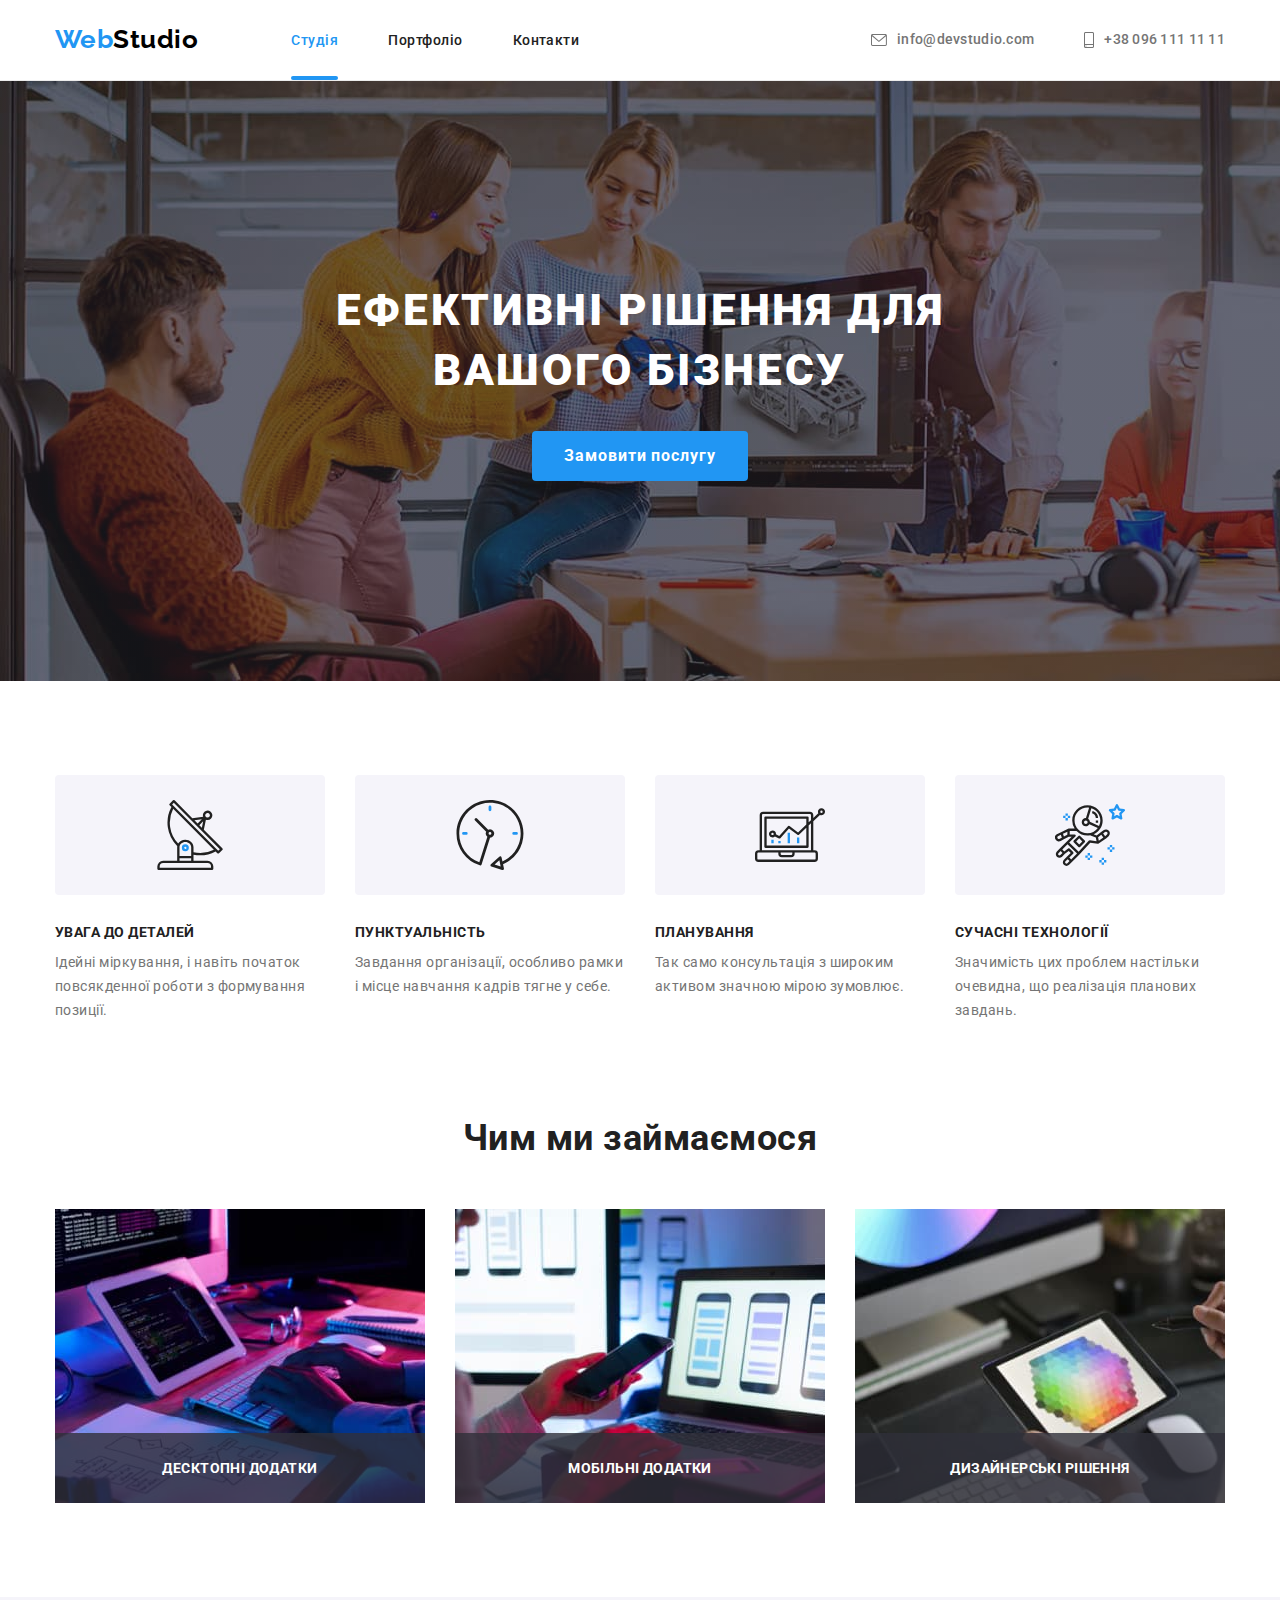
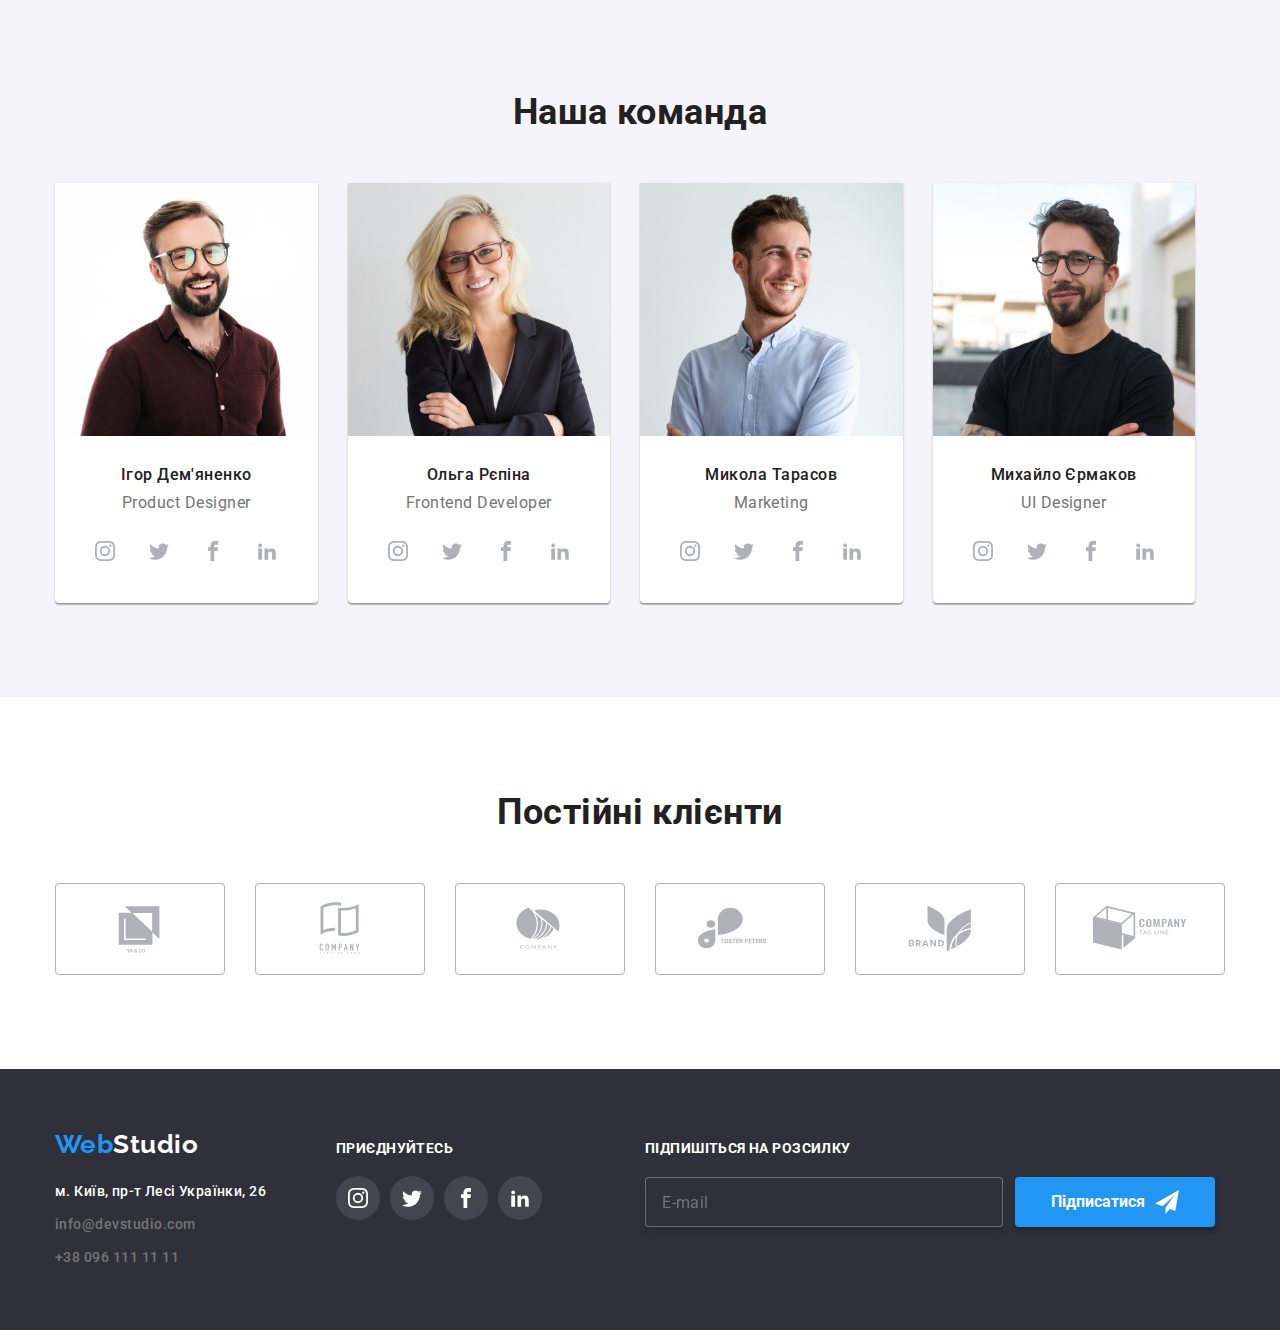
<file: index.html>
<!DOCTYPE html>
<html lang="uk">
  <head>
    <meta charset="UTF-8" />
    <meta http-equiv="X-UA-Compatible" content="IE=edge" />
    <meta name="viewport" content="width=device-width, initial-scale=1.0" />
    <title>Document</title>
    <link
      rel="stylesheet"
      href="https://cdnjs.cloudflare.com/ajax/libs/modern-normalize/1.1.0/modern-normalize.min.css"
    />
    <link rel="stylesheet" href="./css/main.min.css" />
    <link rel="preconnect" href="https://fonts.googleapis.com" />
    <link rel="preconnect" href="https://fonts.gstatic.com" crossorigin />
    <link
      href="https://fonts.googleapis.com/css2?family=Raleway:wght@700&family=Roboto:wght@400;500;700;900&display=swap"
      rel="stylesheet"
    />
  </head>
  <body>
    <!--Шапка сайту-->
    <header class="header">
      <div class="header__nav container">
        <nav class="main-nav">
          <a href="./index.html" class="header__logo">
            <span class="header__web">Web</span>Studio</a
          >
          <ul class="site-nav">
            <li class="site-nav__item">
              <a
                href="./index.html"
                class="header__link header__link--active link"
                >Студія</a
              >
            </li>
            <li class="site-nav__item">
              <a href="./portfolio.html" class="link">Портфоліо</a>
            </li>
            <li class="site-nav__item">
              <a href="./" class="link">Контакти</a>
            </li>
          </ul>
        </nav>
        <ul class="header-contacts">
          <li class="header-contacts__item">
            <a href="mailto:" class="link header-contacts__link">
              <svg class="contact-icon" width="16px" height="12px">
                <use href="./images/symbol-defs.svg#icon-mail"></use>
              </svg>
              info@devstudio.com
            </a>
          </li>
          <li class="header-contacts__item">
            <a href="tel:" class="header-contacts__link link">
              <svg class="contact-icon" width="10px" height="16px">
                <use href="./images/symbol-defs.svg#icon-phone"></use>
              </svg>
              +38 096 111 11 11
            </a>
          </li>
        </ul>
      </div>
    </header>
    <main>
      <!--Hero-->
      <section class="hero-title hero-background">
        <div class="container">
          <h1 class="title-decisions">Ефективні рішення для вашого бізнесу</h1>
          <button type="button" class="button-order" data-modal-open>
            Замовити послугу
          </button>
        </div>
      </section>
      <!--Переваги-->
      <section class="section">
        <div class="container">
          <h2 hidden>Наші переваги</h2>
          <ul class="benefits">
            <li class="benefits__item">
              <div class="benefits__icons">
                <svg width="70px" height="70px">
                  <use href="./images/symbol-defs.svg#icon-antenna"></use>
                </svg>
              </div>
              <h3 class="benefits__title">УВАГА ДО ДЕТАЛЕЙ</h3>
              <p class="benefits__subtitle">
                Ідейні міркування, і навіть початок повсякденної роботи з
                формування позиції.
              </p>
            </li>
            <li class="benefits__item">
              <div class="benefits__icons">
                <svg width="70px" height="70px">
                  <use href="./images/symbol-defs.svg#icon-clock"></use>
                </svg>
              </div>
              <h3 class="benefits__title">ПУНКТУАЛЬНІСТЬ</h3>
              <p class="benefits__subtitle">
                Завдання організації, особливо рамки і місце навчання кадрів
                тягне у себе.
              </p>
            </li>
            <li class="benefits__item">
              <div class="benefits__icons">
                <svg width="70px" height="70px">
                  <use href="./images/symbol-defs.svg#icon-diagram"></use>
                </svg>
              </div>
              <h3 class="benefits__title">ПЛАНУВАННЯ</h3>
              <p class="benefits__subtitle">
                Так само консультація з широким активом значною мірою зумовлює.
              </p>
            </li>
            <li class="benefits__item">
              <div class="benefits__icons">
                <svg width="70px" height="70px">
                  <use href="./images/symbol-defs.svg#icon-astronaut"></use>
                </svg>
              </div>
              <h3 class="benefits__title">СУЧАСНІ ТЕХНОЛОГІЇ</h3>
              <p class="benefits__subtitle">
                Значимість цих проблем настільки очевидна, що реалізація
                планових завдань.
              </p>
            </li>
          </ul>
        </div>
      </section>
      <!--Чим ми займаємось-->
      <section class="activities section">
        <div class="container">
          <h2 class="activities__title">Чим ми займаємося</h2>
          <ul class="activities__list">
            <li class="activities__item">
              <img src="./images/box1.jpg" alt="Людина тицяє по клавіатурі" />
              <p class="activities__subtitle">Десктопні додатки</p>
            </li>
            <li class="activities__item">
              <img src="./images/box2.jpg" alt="Людина тицяє в телефоні" />
              <p class="activities__subtitle">Мобільні додатки</p>
            </li>
            <li class="activities__item">
              <img src="./images/box3.jpg" alt="Людина тицяє в планшеті" />
              <p class="activities__subtitle">Дизайнерські рішення</p>
            </li>
          </ul>
        </div>
      </section>
      <!--Наша команда-->
      <section class="our-team section">
        <div class="container">
          <h2 class="our-team__title">Наша команда</h2>
          <ul class="our-team__list">
            <li class="our-team__item">
              <img src="./images/demianenko.jpg" alt="Ігор" width="270" />
              <div class="our-team__container">
                <h3 class="our-team__name">Ігор Дем'яненко</h3>
                <p lang="en" class="our-team__profession">Product Designer</p>
                <ul class="our-team__socials">
                  <li class="our-team__socitems">
                    <a href class="our-team__soclinks">
                      <svg class="our-team__icons" width="20px" height="20px">
                        <use
                          href="./images/symbol-defs.svg#icon-instagram"
                        ></use>
                      </svg>
                    </a>
                  </li>
                  <li class="our-team__socitems">
                    <a href class="our-team__soclinks">
                      <svg class="our-team__icons" width="20px" height="20px">
                        <use href="./images/symbol-defs.svg#icon-twitter"></use>
                      </svg>
                    </a>
                  </li>
                  <li class="our-team__socitems">
                    <a href class="our-team__soclinks">
                      <svg class="our-team__icons" width="20px" height="20px">
                        <use
                          href="./images/symbol-defs.svg#icon-facebook"
                        ></use>
                      </svg>
                    </a>
                  </li>
                  <li class="our-team__socitems">
                    <a href class="our-team__soclinks">
                      <svg class="our-team__icons" width="20px" height="20px">
                        <use
                          href="./images/symbol-defs.svg#icon-linkedin"
                        ></use>
                      </svg>
                    </a>
                  </li>
                </ul>
              </div>
            </li>
            <li class="our-team__item">
              <img src="./images/repina.jpg" alt="Ольга" width="270" />
              <div class="our-team__container">
                <h3 class="our-team__name">Ольга Рєпіна</h3>
                <p lang="en" class="our-team__profession">Frontend Developer</p>
                <ul class="our-team__socials">
                  <li class="our-team__socitems">
                    <a href class="our-team__soclinks">
                      <svg class="our-team__icons" width="20px" height="20px">
                        <use
                          href="./images/symbol-defs.svg#icon-instagram"
                        ></use>
                      </svg>
                    </a>
                  </li>
                  <li class="our-team__socitems">
                    <a href class="our-team__soclinks">
                      <svg class="our-team__icons" width="20px" height="20px">
                        <use href="./images/symbol-defs.svg#icon-twitter"></use>
                      </svg>
                    </a>
                  </li>
                  <li class="our-team__socitems">
                    <a href class="our-team__soclinks">
                      <svg class="our-team__icons" width="20px" height="20px">
                        <use
                          href="./images/symbol-defs.svg#icon-facebook"
                        ></use>
                      </svg>
                    </a>
                  </li>
                  <li class="our-team__socitems">
                    <a href class="our-team__soclinks">
                      <svg class="our-team__icons" width="20px" height="20px">
                        <use
                          href="./images/symbol-defs.svg#icon-linkedin"
                        ></use>
                      </svg>
                    </a>
                  </li>
                </ul>
              </div>
            </li>
            <li class="our-team__item">
              <img src="./images/tarasov.jpg" alt="Микола" width="270" />
              <div class="our-team__container">
                <h3 class="our-team__name">Микола Тарасов</h3>
                <p lang="en" class="our-team__profession">Marketing</p>
                <ul class="our-team__socials">
                  <li class="our-team__socitems">
                    <a href class="our-team__soclinks">
                      <svg class="our-team__icons" width="20px" height="20px">
                        <use
                          href="./images/symbol-defs.svg#icon-instagram"
                        ></use>
                      </svg>
                    </a>
                  </li>
                  <li class="our-team__socitems">
                    <a href class="our-team__soclinks">
                      <svg class="our-team__icons" width="20px" height="20px">
                        <use href="./images/symbol-defs.svg#icon-twitter"></use>
                      </svg>
                    </a>
                  </li>
                  <li class="our-team__socitems">
                    <a href class="our-team__soclinks">
                      <svg class="our-team__icons" width="20px" height="20px">
                        <use
                          href="./images/symbol-defs.svg#icon-facebook"
                        ></use>
                      </svg>
                    </a>
                  </li>
                  <li class="our-team__socitems">
                    <a href class="our-team__soclinks">
                      <svg class="our-team__icons" width="20px" height="20px">
                        <use
                          href="./images/symbol-defs.svg#icon-linkedin"
                        ></use>
                      </svg>
                    </a>
                  </li>
                </ul>
              </div>
            </li>
            <li class="our-team__item">
              <img src="./images/ermakov.jpg" alt="Михайло" width="270" />
              <div class="our-team__container">
                <h3 class="our-team__name">Михайло Єрмаков</h3>
                <p lang="en" class="our-team__profession">UI Designer</p>
                <ul class="our-team__socials">
                  <li class="our-team__socitems">
                    <a href class="our-team__soclinks">
                      <svg class="our-team__icons" width="20px" height="20px">
                        <use
                          href="./images/symbol-defs.svg#icon-instagram"
                        ></use>
                      </svg>
                    </a>
                  </li>
                  <li class="our-team__socitems">
                    <a href class="our-team__soclinks">
                      <svg class="our-team__icons" width="20px" height="20px">
                        <use href="./images/symbol-defs.svg#icon-twitter"></use>
                      </svg>
                    </a>
                  </li>
                  <li class="our-team__socitems">
                    <a href class="our-team__soclinks">
                      <svg class="our-team__icons" width="20px" height="20px">
                        <use
                          href="./images/symbol-defs.svg#icon-facebook"
                        ></use>
                      </svg>
                    </a>
                  </li>
                  <li class="our-team__socitems">
                    <a href class="our-team__soclinks">
                      <svg class="our-team__icons" width="20px" height="20px">
                        <use
                          href="./images/symbol-defs.svg#icon-linkedin"
                        ></use>
                      </svg>
                    </a>
                  </li>
                </ul>
              </div>
            </li>
          </ul>
        </div>
      </section>
      <!--Постоянные клиенты-->
      <section class="clients">
        <div class="container">
          <h2 class="clients__title">Постійні клієнти</h2>
          <ul class="clients__list">
            <li class="clients__item">
              <a href class="clients__link">
                <svg class="clients__icon" width="106px" height="60px">
                  <use href="./images/clients.svg#icon-client1"></use>
                </svg>
              </a>
            </li>
            <li class="clients__item">
              <a href class="clients__link">
                <svg class="clients__icon" width="106px" height="60px">
                  <use href="./images/clients.svg#icon-client2"></use>
                </svg>
              </a>
            </li>
            <li class="clients__item">
              <a href class="clients__link">
                <svg class="clients__icon" width="106px" height="60px">
                  <use href="./images/clients.svg#icon-client3"></use>
                </svg>
              </a>
            </li>
            <li class="clients__item">
              <a href class="clients__link">
                <svg class="clients__icon" width="106px" height="60px">
                  <use href="./images/clients.svg#icon-client4"></use>
                </svg>
              </a>
            </li>
            <li class="clients__item">
              <a href class="clients__link">
                <svg class="clients__icon" width="106px" height="60px">
                  <use href="./images/clients.svg#icon-client5"></use>
                </svg>
              </a>
            </li>
            <li class="clients__item">
              <a href class="clients__link">
                <svg class="clients__icon" width="106px" height="60px">
                  <use href="./images/clients.svg#icon-client6"></use>
                </svg>
              </a>
            </li>
          </ul>
        </div>
      </section>
    </main>
    <!--FOOTER-->
    <footer class="footer">
      <div class="footer-container container">
        <div>
          <a href="./index.html" class="footer__logo">
            <span class="footer__web">Web</span
            ><span class="footer__studio">Studio</span></a
          >
          <ul class="footer-contacts">
            <li class="footer-contacts__item">
              <a
                href="https://goo.gl/maps/8LcowiJGbP3ugfM79"
                target="_blank"
                rel="noopener noreferrer nofollow"
                class="footer__adress link"
                >м. Київ, пр-т Лесі Українки, 26</a
              >
            </li>
            <li class="footer-contacts__item">
              <a href="mailto:" class="footer__communications link"
                >info@devstudio.com</a
              >
            </li>
            <li class="footer-contacts__item">
              <a href="tel:" class="footer__communications link"
                >+38 096 111 11 11</a
              >
            </li>
          </ul>
        </div>
        <div class="join">
          <p class="join__title">приєднуйтесь</p>
          <ul class="join__list">
            <li class="join__item">
              <a href class="join__socials">
                <svg class="join__icon" width="20px" height="20px">
                  <use href="./images/symbol-defs.svg#icon-instagram"></use>
                </svg>
              </a>
            </li>
            <li class="join__item">
              <a href class="join__socials">
                <svg class="join__icon" width="20px" height="20px">
                  <use href="./images/symbol-defs.svg#icon-twitter"></use>
                </svg>
              </a>
            </li>
            <li class="join__item">
              <a href class="join__socials">
                <svg class="join__icon" width="20px" height="20px">
                  <use href="./images/symbol-defs.svg#icon-facebook"></use>
                </svg>
              </a>
            </li>
            <li class="join__item">
              <a href class="join__socials">
                <svg class="join__icon" width="20px" height="20px">
                  <use href="./images/symbol-defs.svg#icon-linkedin"></use>
                </svg>
              </a>
            </li>
          </ul>
        </div>
        <div class="follow">
          <p class="follow__title">Підпишіться на розсилку</p>
          <form class="follow__form" action="#">
            <input
              class="follow__field"
              type="email"
              name="foolow-email"
              placeholder="E-mail"
            />
            <button type="submit" class="follow-btn">
              <span class="follow-btn__text">Підписатися</span>
              <svg class="follow-btn__icon" width="24px" height="24px">
                <use href="./images/symbol-defs.svg#icon-subcribe"></use>
              </svg>
            </button>
          </form>
        </div>
      </div>
    </footer>
    <div class="backdrop is-hidden" data-modal>
      <div class="modal">
        <div class="modal-active">
          <p class="modal-title">Залиште свої дані, ми вам передзвонимо</p>
          <form class="form">
            <div class="form-input">
              <label class="form-input-lable">
                Ім'я
                <input
                  class="form-input-lable-area"
                  type="text"
                  name="user-name"
                  required
                />
                <svg class="form-input-lable-svg" width="18px" height="18px">
                  <use href="./images/symbol-defs.svg#icon-person"></use>
                </svg>
              </label>
            </div>
            <div class="form-input">
              <label class="form-input-lable">
                Телефон
                <input
                  class="form-input-lable-area"
                  type="tel"
                  name="user-phone"
                  required
                />
                <svg class="form-input-lable-svg" width="18px" height="18px">
                  <use href="./images/symbol-defs.svg#icon-phone-input"></use>
                </svg>
              </label>
            </div>
            <div class="form-input">
              <label class="form-input-lable">
                Пошта
                <input
                  class="form-input-lable-area"
                  type="email"
                  name="user-email"
                  required
                />
                <svg class="form-input-lable-svg" width="18px" height="18px">
                  <use href="./images/symbol-defs.svg#icon-email-input"></use>
                </svg>
              </label>
            </div>
            <div class="form-text">
              <label class="form-input-lable" for="idcomment">Коментар</label>
              <textarea
                class="form-text-input"
                name="user-comment"
                id="idcomment"
                placeholder="Введіть текст"
              ></textarea>
            </div>
            <label class="form-checkbox-lable" for="idcheckbox">
              <input
                type="checkbox"
                id="idcheckbox"
                name="user-polisy"
                class="checkbox-check"
              />
              <svg class="accept-icon-svg" width="16px" height="15px">
                <use href="./images/symbol-defs.svg#icon-check"></use>
              </svg>
              <span class="accept-text">Погоджуюся з розсилкою та приймаю</span>
              <a href class="form-checkbox-link">Умови договору</a>
            </label>
            <button type="submit" class="send-btn">Відправити</button>
          </form>
        </div>
        <button type="button" class="close-button" data-modal-close>
          <svg class="close-button-icon" width="18px" height="18px">
            <use href="./images/symbol-defs.svg#icon-close-button"></use>
          </svg>
        </button>
      </div>
    </div>
    <script src="./js/modal.js"></script>
  </body>
</html>
</file>
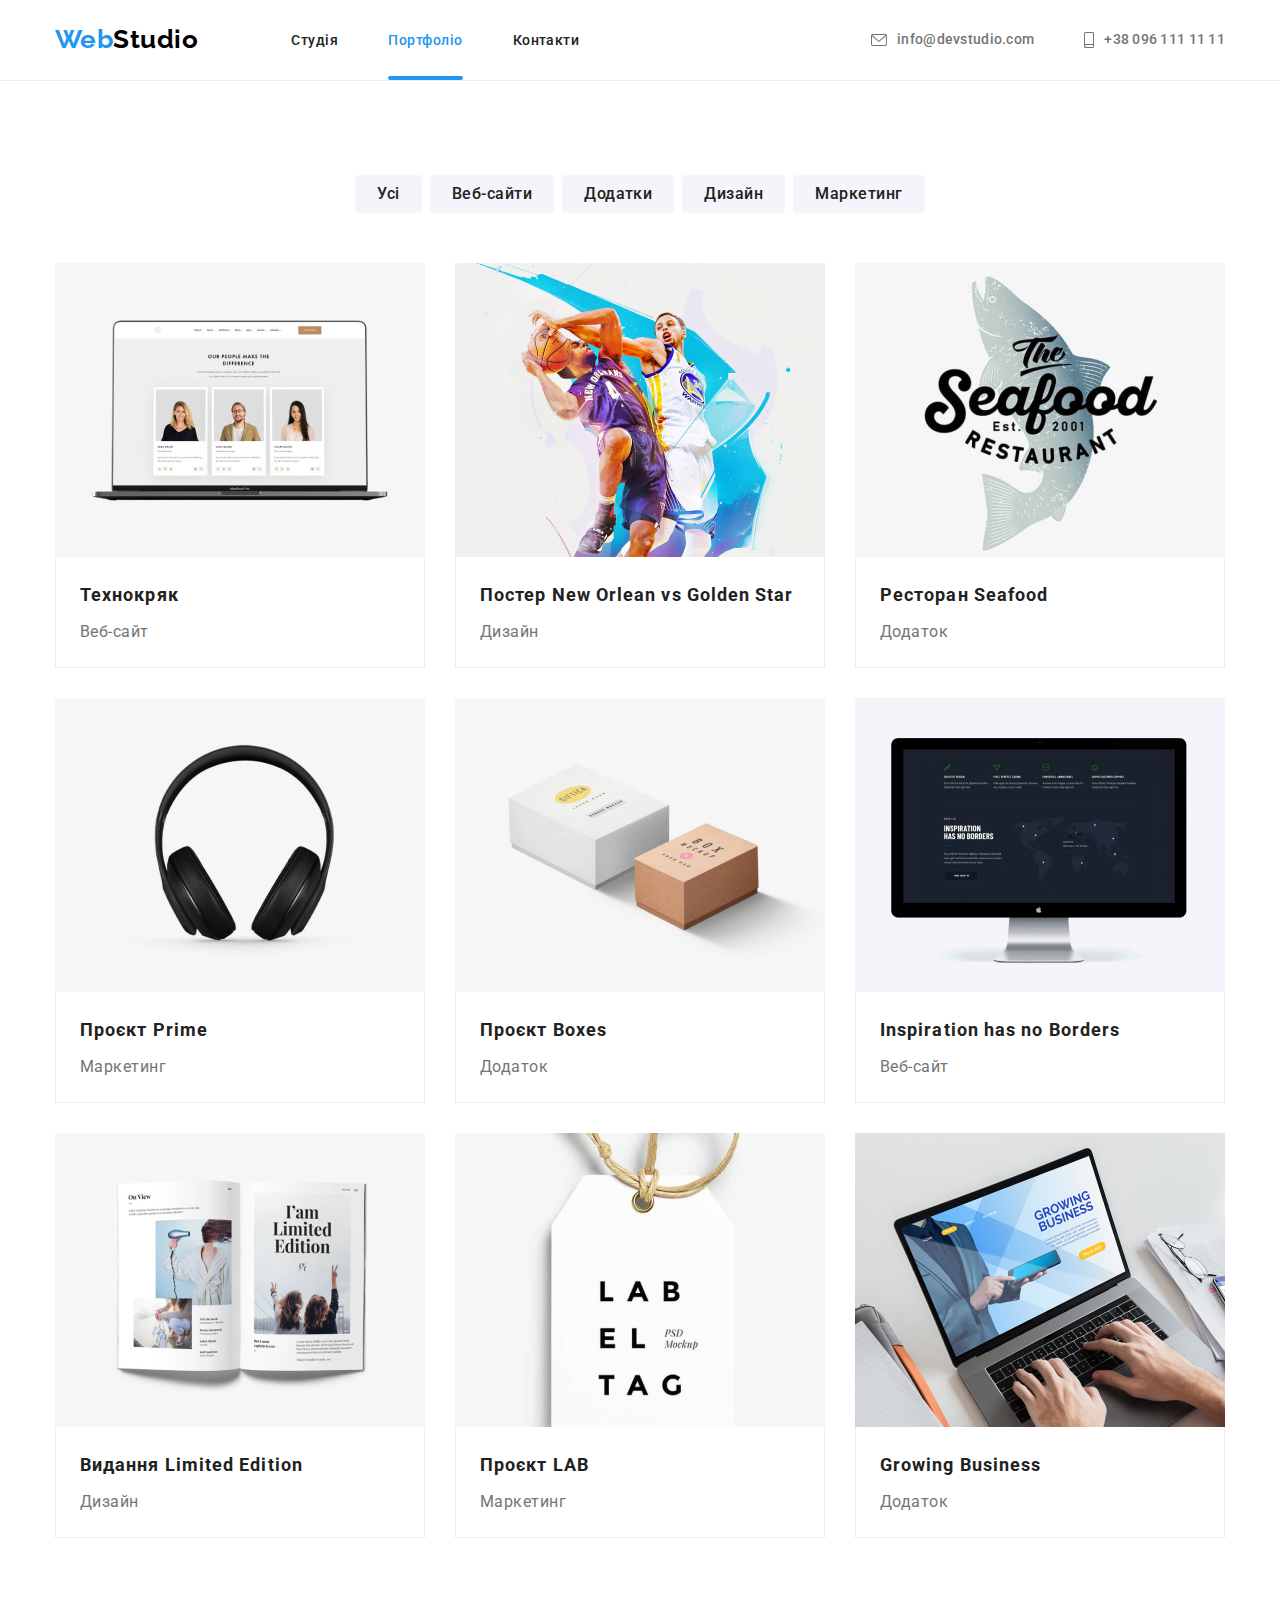
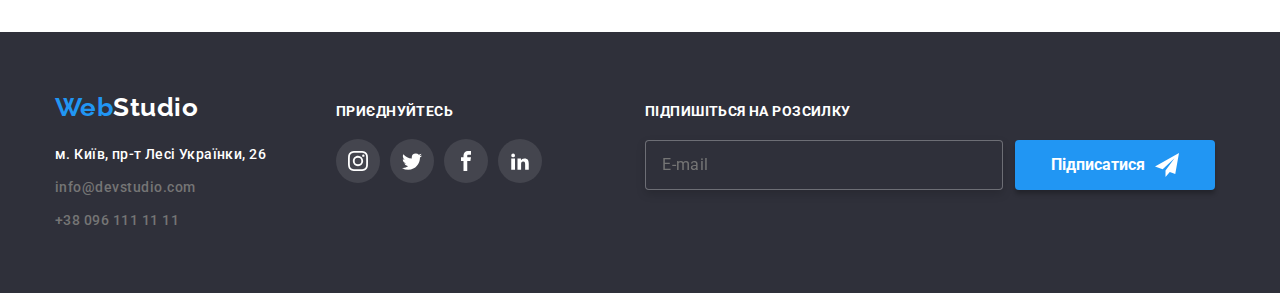
<file: portfolio.html>
<!DOCTYPE html>
<html lang="uk">
  <head>
    <meta charset="UTF-8" />
    <meta http-equiv="X-UA-Compatible" content="IE=edge" />
    <meta name="viewport" content="width=device-width, initial-scale=1.0" />
    <title>Document</title>
    <link
      rel="stylesheet"
      href="https://cdnjs.cloudflare.com/ajax/libs/modern-normalize/1.1.0/modern-normalize.min.css"
    />
    <link rel="stylesheet" href="./css/main.min.css" />
    <link rel="preconnect" href="https://fonts.googleapis.com" />
    <link rel="preconnect" href="https://fonts.gstatic.com" crossorigin />
    <link
      href="https://fonts.googleapis.com/css2?family=Raleway:wght@700&family=Roboto:wght@400;500;700;900&display=swap"
      rel="stylesheet"
    />
  </head>
  <body>
    <!--Шапка сайту-->
    <header class="header">
      <div class="header__nav container">
        <nav class="main-nav">
          <a href="./index.html" class="header__logo">
            <span class="header__web">Web</span>Studio</a
          >
          <ul class="site-nav">
            <li class="site-nav__item">
              <a href="./index.html" class="link">Студія</a>
            </li>
            <li class="site-nav__item">
              <a
                href="./portfolio.html"
                class="header__link header__link--active link"
                >Портфоліо</a
              >
            </li>
            <li class="site-nav__item">
              <a href="./" class="link">Контакти</a>
            </li>
          </ul>
        </nav>
        <ul class="header-contacts">
          <li class="header-contacts__item">
            <a href="mailto:" class="link header-contacts__link">
              <svg class="contact-icon" width="16px" height="12px">
                <use href="./images/symbol-defs.svg#icon-mail"></use>
              </svg>
              info@devstudio.com
            </a>
          </li>
          <li class="header-contacts__item">
            <a href="tel:" class="header-contacts__link link">
              <svg class="contact-icon" width="10px" height="16px">
                <use href="./images/symbol-defs.svg#icon-phone"></use>
              </svg>
              +38 096 111 11 11
            </a>
          </li>
        </ul>
      </div>
    </header>
    <main>
      <!--Портфоліо-->
      <section>
        <div class="container">
          <h1 hidden>Заголовок</h1>
          <ul class="categories">
            <li>
              <button class="categories__btn" type="button">Усі</button>
            </li>
            <li>
              <button class="categories__btn" type="button">Веб-сайти</button>
            </li>
            <li>
              <button class="categories__btn" type="button">Додатки</button>
            </li>
            <li>
              <button class="categories__btn" type="button">Дизайн</button>
            </li>
            <li>
              <button class="categories__btn" type="button">Маркетинг</button>
            </li>
          </ul>
          <ul class="portfolio">
            <li>
              <a href class="portfolio__card">
                <div class="portfolio__image">
                  <img
                    src="./images/technokryak.jpg"
                    alt="Технокряк"
                    width="370"
                  />
                  <div class="portfolio__overlay">
                    <p class="portfolio__description">
                      Ресурс пропонує комплексні пропозиції з різним рівнем
                      функціоналу та сервісів. Все це дозволить відвідувачу
                      отримати вичерпні відомості про компанію чи приватну
                      особу.
                    </p>
                  </div>
                </div>
                <div class="portfolio__project">
                  <h2 class="portfolio__name">Технокряк</h2>
                  <p class="portfolio__type">Веб-сайт</p>
                </div>
              </a>
            </li>
            <li>
              <a href class="portfolio__card">
                <div class="portfolio__image">
                  <img
                    src="./images/neworleangoldenstar.jpg"
                    alt="new orlean vs golden star"
                    width="370"
                  />
                  <div class="portfolio__overlay">
                    <p class="portfolio__description">
                      Ресурс пропонує комплексні пропозиції з різним рівнем
                      функціоналу та сервісів. Все це дозволить відвідувачу
                      отримати вичерпні відомості про компанію чи приватну
                      особу.
                    </p>
                  </div>
                </div>
                <div class="portfolio__project">
                  <h2 class="portfolio__name">
                    Постер New Orlean vs Golden Star
                  </h2>
                  <p class="portfolio__type">Дизайн</p>
                </div>
              </a>
            </li>
            <li>
              <a href class="portfolio__card">
                <div class="portfolio__image">
                  <img
                    src="./images/seafood.jpg"
                    alt="restoran sea food"
                    width="370"
                  />
                  <div class="portfolio__overlay">
                    <p class="portfolio__description">
                      Ресурс пропонує комплексні пропозиції з різним рівнем
                      функціоналу та сервісів. Все це дозволить відвідувачу
                      отримати вичерпні відомості про компанію чи приватну
                      особу.
                    </p>
                  </div>
                </div>
                <div class="portfolio__project">
                  <h2 class="portfolio__name">Ресторан Seafood</h2>
                  <p class="portfolio__type">Додаток</p>
                </div>
              </a>
            </li>
            <li>
              <a href class="portfolio__card">
                <div class="portfolio__image">
                  <img
                    src="./images/prime.jpg"
                    alt="prime project"
                    width="370"
                  />
                  <div class="portfolio__overlay">
                    <p class="portfolio__description">
                      Ресурс пропонує комплексні пропозиції з різним рівнем
                      функціоналу та сервісів. Все це дозволить відвідувачу
                      отримати вичерпні відомості про компанію чи приватну
                      особу.
                    </p>
                  </div>
                </div>
                <div class="portfolio__project">
                  <h2 class="portfolio__name">Проєкт Prime</h2>
                  <p class="portfolio__type">Маркетинг</p>
                </div>
              </a>
            </li>
            <li>
              <a href class="portfolio__card">
                <div class="portfolio__image">
                  <img
                    src="./images/boxes.jpg"
                    alt="boxes project"
                    width="370"
                  />
                  <div class="portfolio__overlay">
                    <p class="portfolio__description">
                      Ресурс пропонує комплексні пропозиції з різним рівнем
                      функціоналу та сервісів. Все це дозволить відвідувачу
                      отримати вичерпні відомості про компанію чи приватну
                      особу.
                    </p>
                  </div>
                </div>
                <div class="portfolio__project">
                  <h2 class="portfolio__name">Проєкт Boxes</h2>
                  <p class="portfolio__type">Додаток</p>
                </div>
              </a>
            </li>
            <li>
              <a href class="portfolio__card">
                <div class="portfolio__image">
                  <img
                    src="./images/inspiration.jpg"
                    alt="inspiration has no borders"
                    width="370"
                  />
                  <div class="portfolio__overlay">
                    <p class="portfolio__description">
                      Ресурс пропонує комплексні пропозиції з різним рівнем
                      функціоналу та сервісів. Все це дозволить відвідувачу
                      отримати вичерпні відомості про компанію чи приватну
                      особу.
                    </p>
                  </div>
                </div>
                <div class="portfolio__project">
                  <h2 class="portfolio__name">Inspiration has no Borders</h2>
                  <p class="portfolio__type">Веб-сайт</p>
                </div>
              </a>
            </li>
            <li>
              <a href class="portfolio__card">
                <div class="portfolio__image">
                  <img
                    src="./images/limitededition.jpg"
                    alt="inspiration has no borders"
                    width="370"
                  />
                  <div class="portfolio__overlay">
                    <p class="portfolio__description">
                      Ресурс пропонує комплексні пропозиції з різним рівнем
                      функціоналу та сервісів. Все це дозволить відвідувачу
                      отримати вичерпні відомості про компанію чи приватну
                      особу.
                    </p>
                  </div>
                </div>
                <div class="portfolio__project">
                  <h2 class="portfolio__name">Видання Limited Edition</h2>
                  <p class="portfolio__type">Дизайн</p>
                </div>
              </a>
            </li>
            <li>
              <a href class="portfolio__card">
                <div class="portfolio__image">
                  <img src="./images/lab.jpg" alt="lab project" width="370" />
                  <div class="portfolio__overlay">
                    <p class="portfolio__description">
                      Ресурс пропонує комплексні пропозиції з різним рівнем
                      функціоналу та сервісів. Все це дозволить відвідувачу
                      отримати вичерпні відомості про компанію чи приватну
                      особу.
                    </p>
                  </div>
                </div>
                <div class="portfolio__project">
                  <h2 class="portfolio__name">Проєкт LAB</h2>
                  <p class="portfolio__type">Маркетинг</p>
                </div>
              </a>
            </li>
            <li>
              <a href class="portfolio__card">
                <div class="portfolio__image">
                  <img src="./images/business.jpg" alt="business" width="370" />
                  <div class="portfolio__overlay">
                    <p class="portfolio__description">
                      Ресурс пропонує комплексні пропозиції з різним рівнем
                      функціоналу та сервісів. Все це дозволить відвідувачу
                      отримати вичерпні відомості про компанію чи приватну
                      особу.
                    </p>
                  </div>
                </div>
                <div class="portfolio__project">
                  <h2 class="portfolio__name">Growing Business</h2>
                  <p class="portfolio__type">Додаток</p>
                </div>
              </a>
            </li>
          </ul>
        </div>
      </section>
    </main>
    <footer class="footer">
      <div class="footer-container container">
        <div>
          <a href="./index.html" class="footer__logo">
            <span class="footer__web">Web</span
            ><span class="footer__studio">Studio</span></a
          >
          <ul class="footer-contacts">
            <li class="footer-contacts__item">
              <a
                href="https://goo.gl/maps/8LcowiJGbP3ugfM79"
                target="_blank"
                rel="noopener noreferrer nofollow"
                class="footer__adress link"
                >м. Київ, пр-т Лесі Українки, 26</a
              >
            </li>
            <li class="footer-contacts__item">
              <a href="mailto:" class="footer__communications link"
                >info@devstudio.com</a
              >
            </li>
            <li class="footer-contacts__item">
              <a href="tel:" class="footer__communications link"
                >+38 096 111 11 11</a
              >
            </li>
          </ul>
        </div>
        <div class="join">
          <p class="join__title">приєднуйтесь</p>
          <ul class="join__list">
            <li class="join__item">
              <a href class="join__socials">
                <svg class="join__icon" width="20px" height="20px">
                  <use href="./images/symbol-defs.svg#icon-instagram"></use>
                </svg>
              </a>
            </li>
            <li class="join__item">
              <a href class="join__socials">
                <svg class="join__icon" width="20px" height="20px">
                  <use href="./images/symbol-defs.svg#icon-twitter"></use>
                </svg>
              </a>
            </li>
            <li class="join__item">
              <a href class="join__socials">
                <svg class="join__icon" width="20px" height="20px">
                  <use href="./images/symbol-defs.svg#icon-facebook"></use>
                </svg>
              </a>
            </li>
            <li class="join__item">
              <a href class="join__socials">
                <svg class="join__icon" width="20px" height="20px">
                  <use href="./images/symbol-defs.svg#icon-linkedin"></use>
                </svg>
              </a>
            </li>
          </ul>
        </div>
        <div class="follow">
          <p class="follow__title">Підпишіться на розсилку</p>
          <form class="follow__form" action="#">
            <input
              class="follow__field"
              type="email"
              name="foolow-email"
              placeholder="E-mail"
            />
            <button type="submit" class="follow-btn">
              <span class="follow-btn__text">Підписатися</span>
              <svg class="follow-btn__icon" width="24px" height="24px">
                <use href="./images/symbol-defs.svg#icon-subcribe"></use>
              </svg>
            </button>
          </form>
        </div>
      </div>
    </footer>
  </body>
</html>
</file>
<file: css/main.min.css>
html {
box-sizing: border-box;
}

*,
*::before,
*::after {
box-sizing: inherit;
}

body {
letter-spacing: 0.03em;
font-family: "Roboto", "sans-serif";
color: var(--color-primary);
background-color: var(--color-background-1);
}

.link {
text-decoration: none;
font-weight: 500;
font-size: 14px;
line-height: 1.17;
color: var(--color-primary);
transition-property: color;
transition-duration: 250ms;
transition-timing-function: cubic-bezier(0.4, 0, 0.2, 1);
}

.link:hover {
color: var(--color-logo-accent);
}

.container {
max-width: 1200px;
margin: 0 auto;
padding: 0 15px;
}

section {
padding: 94px 0;
}

img {
display: block;
max-width: 100%;
height: auto;
}

h1,
h2,
h3,
h4,
h5,
h6,
p,
ul {
padding: 0;
margin: 0;
}

ul {
list-style: none;
}

:root {
--color-primary: #212121;
--color-logo-accent: #2196F3;
--color-logo: #000000;
--color-background-1: #FFFFFF;
--color-background-2: #2F303A;
--color-background-3: #F5F5F5;
--color-background-4: #F5F4FA;
--color-text: #757575;
--color-border-links: #AFB1B8;
--color-dark-blue: #188CE8;
--border-color: #EEEEEE;
}

.activities {
padding-top: 0px;
}

.activities__title {
font-weight: 700;
font-size: 36px;
line-height: 1.17;
color: var(--color-primary);
text-align: center;
margin-bottom: 50px;
}

.activities__list {
display: flex;
}

.activities__item {
display: block;
position: relative;
width: 370px;
margin-right: 30px;
position: relative;
}

.activities__item:last-child {
margin-right: 0;
}

.activities__subtitle {
display: flex;
align-items: center;
justify-content: center;
font-weight: 700;
font-size: 14px;
line-height: 1.142;
letter-spacing: 0.03em;
text-transform: uppercase;
color: var(--color-background-1);
width: 100%;
height: 70px;
left: 0;
bottom: 0;
position: absolute;
background-color: rgba(47, 48, 58, 0.8);
}

.benefits__title {
font-weight: 700;
font-size: 14px;
line-height: 1.14;
color: var(--color-primary);
margin-bottom: 10px;
}

.benefits__subtitle {
font-weight: 400;
font-size: 14px;
line-height: 1.71;
color: var(--color-text);
}

.benefits__icons {
display: flex;
height: 120px;
border-radius: 4px;
margin-bottom: 30px;
background-color: var(--color-background-4);
justify-content: center;
align-items: center;
}

.benefits {
display: flex;
}

.benefits__item {
width: 270px;
margin-right: 30px;
}

.benefits__item:last-child {
margin-right: 0;
}

.clients__title {
font-weight: 700;
font-size: 36px;
line-height: 1.171;
text-align: center;
margin-bottom: 50px;
}

.clients__list {
display: flex;
}

.clients__item {
margin-right: 30px;
border-radius: 4px;
}

.clients__item:last-child {
margin-right: 0;
}

.clients__link {
display: flex;
width: 170px;
height: 92px;
border-radius: 4px;
border: 1px solid var(--color-border-links);
align-items: center;
justify-content: center;
color: var(--color-border-links);
transition-property: color, border-color;
transition-duration: 250ms;
transition-timing-function: cubic-bezier(0.4, 0, 0.2, 1);
}

.clients__link:hover,
.clients__link:focus {
color: var(--color-logo-accent);
border-color: var(--color-logo-accent);
}

.clients__icon {
fill: currentColor;
}

.footer {
background-color: var(--color-background-2);
padding-top: 60px;
padding-bottom: 60px;
}

.footer__studio {
color: var(--color-background-1);
}

.footer__logo {
display: block;
font-family: "Raleway", "sans-serif";
font-style: normal;
font-weight: 700;
font-size: 26px;
line-height: 1.19;
color: var(--color-logo);
text-decoration: none;
margin-bottom: 20px;
}

.footer__web {
font-family: "Raleway", "sans-serif";
font-weight: 700;
font-size: 26px;
line-height: 1.19;
text-decoration: none;
color: var(--color-logo-accent);
}

.footer__adress {
color: var(--color-background-1);
line-height: 1.71;
letter-spacing: 0.03em;
}

.footer-contacts {
display: block;
}

.footer-contacts__item {
margin-top: 9px;
}

.footer__communications {
color: var(--color-text);
display: block;
line-height: 1.71;
margin-top: 9px;
}

.footer-container {
display: flex;
align-items: baseline;
}

.join {
align-items: baseline;
margin-left: 70px;
margin-right: 93px;
}

.join__title {
font-weight: 700;
font-size: 14px;
line-height: 1.142;
letter-spacing: 0.03em;
text-transform: uppercase;
color: var(--color-background-1);
margin-bottom: 20px;
}

.join__list {
display: flex;
align-items: center;
}

.join__item {
margin-right: 10px;
}

.join-item:last-child {
margin-right: 0;
}

.join__socials {
display: flex;
width: 44px;
height: 44px;
border: 0;
border-radius: 50%;
justify-content: center;
align-items: center;
color: var(--color-background-1);
background-color: rgba(255, 255, 255, 0.1);
transition-property: background-color;
transition-duration: 250ms;
transition-timing-function: cubic-bezier(0.4, 0, 0.2, 1);
}

.join__socials:hover {
background-color: var(--color-logo-accent);
}

.join__icon {
fill: currentColor;
}

.follow__form {
display: flex;
}

.follow__title {
font-weight: 700;
font-size: 14px;
line-height: 1.14;
letter-spacing: 0.03em;
text-transform: uppercase;
color: var(--color-background-1);
margin-bottom: 20px;
}

.follow__field {
width: 358px;
height: 50px;
border: 1px solid rgba(255, 255, 255, 0.3);
filter: drop-shadow(0px 4px 4px rgba(0, 0, 0, 0.15));
border-radius: 4px;
background-color: var(--color-background-2);
margin-right: 12px;
padding-left: 16px;
letter-spacing: 0.03em;
color: rgba(255, 255, 255, 0.6);
outline: none;
}

.follow-btn {
display: flex;
width: 200px;
height: 50px;
font-weight: 700;
font-size: 16px;
line-height: 1.875;
color: var(--color-background-1);
background-color: var(--color-logo-accent);
box-shadow: 0px 4px 4px rgba(0, 0, 0, 0.25);
border-radius: 4px;
cursor: pointer;
justify-content: center;
align-items: center;
border: none;
transition-property: background-color;
transition-duration: 250ms;
transition-timing-function: cubic-bezier(0.4, 0, 0.2, 1);
}

.follow-btn__text {
margin-right: 10px;
}

.follow-btn__icon {
justify-content: center;
align-items: center;
fill: var(--color-background-1);
}

.header {
border-bottom: 1px solid rgb(236, 236, 236);
}

.main-nav, .header__nav {
display: flex;
position: relative;
}

.header__logo {
padding-top: 24px;
padding-bottom: 25px;
margin-right: 93px;
font-family: "Raleway", "sans-serif";
font-style: normal;
font-weight: 700;
font-size: 26px;
line-height: 1.19;
color: var(--color-logo);
text-decoration: none;
}

.header__web {
font-family: "Raleway", "sans-serif";
font-weight: 700;
font-size: 26px;
line-height: 1.19;
text-decoration: none;
color: var(--color-logo-accent);
}

.site-nav {
display: flex;
align-items: center;
}

.site-nav__item {
margin-right: 50px;
}

.header__link--active {
position: relative;
padding-bottom: 32px;
color: var(--color-logo-accent);
}

.header__link--active::after {
content: "";
display: block;
position: absolute;
left: 0;
bottom: 0;
width: 100%;
height: 4px;
background-color: var(--color-logo-accent);
border-radius: 2px;
}

.header-contacts {
display: flex;
padding-right: 0;
padding-left: 0;
margin-left: auto;
align-items: center;
}

.header-contacts__item {
margin-left: 50px;
}

.contact-icon {
margin-right: 10px;
fill: currentColor;
}

.header-contacts__link {
display: flex;
color: var(--color-text);
padding-top: 32px;
padding-bottom: 32px;
align-items: center;
font-weight: 500;
line-height: 1.14;
letter-spacing: 0.02em;
}

.hero-title {
background-color: var(--color-background-2);
padding-bottom: 200px;
padding-top: 200px;
text-align: center;
}

.hero-background {
max-width: 1600px;
height: 600px;
margin-left: auto;
margin-right: auto;
background-image: linear-gradient(to right, rgba(47, 48, 58, 0.4), rgba(47, 48, 58, 0.4)), url(../images/hero-background-image\ \(1\).jpg);
}

.title-decisions {
color: var(--color-background-1);
font-weight: 900;
font-size: 44px;
line-height: 1.363;
letter-spacing: 0.06em;
width: 696px;
height: 120px;
text-transform: uppercase;
margin-left: auto;
margin-right: auto;
margin-bottom: 30px;
}

.button-order {
background-color: var(--color-logo-accent);
color: var(--color-background-1);
font-weight: 700;
font-size: 16px;
line-height: 1.875;
width: 216px;
height: 50px;
border-radius: 4px;
letter-spacing: 0.06em;
cursor: pointer;
border: none;
}

.button-order:hover {
background-color: var(--color-dark-blue);
}

.backdrop {
z-index: 999;
padding: 94px 15px 94px 15px;
position: fixed;
top: 0;
left: 0;
width: 100%;
height: 100%;
background-color: rgba(0, 0, 0, 0.2);
transition-timing-function: cubic-bezier(0.4, 0, 0.2, 1);
opacity: 1;
transition-property: opacity;
transition-duration: 250ms;
}

.backdrop.is-hidden {
opacity: 0;
pointer-events: none;
}

.modal {
position: absolute;
top: 50%;
left: 50%;
padding: 40px;
text-align: center;
transform: translate(-50%, -50%) scale(1);
width: 528px;
height: 581px;
background: var(--color-background-1);
box-shadow: 0px 1px 3px rgba(0, 0, 0, 0.12), 0px 1px 1px rgba(0, 0, 0, 0.14), 0px 2px 1px rgba(0, 0, 0, 0.2);
border-radius: 4px;
}

.modal-title {
font-weight: 700;
font-size: 20px;
line-height: 1.15;
text-align: center;
letter-spacing: 0.03em;
color: var(--color-primary);
margin-bottom: 12px;
}

.form-input {
margin-bottom: 10px;
width: 100%;
height: 58px;
}

.form-input-lable {
position: relative;
display: block;
text-align: start;
margin-left: auto;
margin-right: auto;
width: 448px;
font-size: 12px;
line-height: 1.166;
letter-spacing: 0.01em;
color: var(--color-text);
}

.form-input-lable-area:focus {
border-color: var(--color-logo-accent);
}

.form-input-lable-area:focus + .form-input-lable-svg {
fill: var(--color-logo-accent);
}

.form-input-lable-area {
width: 100%;
height: 40px;
border: 1px solid rgba(33, 33, 33, 0.2);
border-radius: 4px;
padding: 11px 0 11px 42px;
margin-top: 4px;
outline: none;
transition-property: border-color;
transition-duration: 250ms;
transition-timing-function: cubic-bezier(0.4, 0, 0.2, 1);
}

.form-text {
width: 100%;
height: 138px;
margin-bottom: 20px;
}

.form-text-input {
width: 100%;
height: 120px;
border: 1px solid rgba(33, 33, 33, 0.2);
border-radius: 4px;
padding: 12px 16px;
margin-top: 4px;
outline: none;
resize: none;
}

.form-input-lable-svg {
position: absolute;
top: 72%;
left: 4%;
transform: translateY(-72%);
fill: var(--color-primary);
transition-property: fill;
transition-duration: 250ms;
transition-timing-function: cubic-bezier(0.4, 0, 0.2, 1);
}

.checkbox-check {
-webkit-appearance: none;
-moz-appearance: none;
appearance: none;
}

.form-checkbox-lable {
display: flex;
align-items: center;
justify-content: center;
}

.accept-icon-svg {
display: flex;
margin-right: 7px;
border: 2px solid var(--color-primary);
border-radius: 3px;
top: 50%;
transition-property: border-color background-color;
transition-duration: 250ms;
transition-timing-function: cubic-bezier(0.4, 0, 0.2, 1);
fill: var(--color-background-1);
}

.checkbox-check:checked + .accept-icon-svg {
border-color: var(--color-logo-accent);
background-color: var(--color-logo-accent);
}

.accept-text {
display: block;
padding-right: 5px;
font-size: 14px;
line-height: 1.71;
letter-spacing: 0.03em;
color: var(--color-text);
}

.form-checkbox-link {
align-items: center;
font-weight: 400;
font-size: 14px;
line-height: 1.714;
letter-spacing: 0.03em;
color: var(--color-logo-accent);
}

.send-btn {
width: 200px;
height: 50px;
background-color: var(--color-logo-accent);
color: var(--color-background-1);
box-shadow: 0px 4px 4px rgba(0, 0, 0, 0.15);
border-radius: 4px;
margin-top: 30px;
font-weight: 700;
font-size: 16px;
line-height: 1.875;
letter-spacing: 0.06em;
align-items: center;
text-align: center;
cursor: pointer;
border: none;
transition-property: background-color;
transition-duration: 250ms;
transition-timing-function: cubic-bezier(0.4, 0, 0.2, 1);
}

.send-btn:hover {
background-color: var(--color-dark-blue);
}

.close-button {
position: absolute;
top: 8px;
right: 8px;
width: 30px;
height: 30px;
padding: 5px 4px 6px 4px;
border: 1px solid rgba(0, 0, 0, 0.1);
background-color: var(--color-background-1);
border-radius: 50%;
cursor: pointer;
transition-property: fill;
transition-duration: 250ms;
transition-timing-function: cubic-bezier(0.4, 0, 0.2, 1);
}

.close-button-icon {
transition-property: fill;
transition-duration: 250ms;
transition-timing-function: cubic-bezier(0.4, 0, 0.2, 1);
fill: var(--color-logo);
}

.close-button:hover .close-button-icon,
.close-button:focus .close-button-icon {
fill: var(--color-logo-accent);
}

.our-team {
background-color: var(--color-background-4);
}

.our-team__title {
font-family: "Roboto", "sans-serif";
font-weight: 700;
font-size: 36px;
line-height: 1.17;
color: var(--color-primary);
text-align: center;
margin-bottom: 50px;
}

.our-team__list {
display: flex;
}

.our-team__item {
background-color: var(--color-background-1);
width: 270px;
margin-right: 30px;
text-align: center;
box-shadow: 0px 1px 3px rgba(0, 0, 0, 0.12), 0px 1px 1px rgba(0, 0, 0, 0.14), 0px 2px 1px rgba(0, 0, 0, 0.2);
border-radius: 0px 0px 4px 4px;
}

.team-cards:last-child {
margin-right: 0;
}

.our-team__name {
font-weight: 500;
font-size: 16px;
line-height: 1.17;
color: var(--color-primary);
margin-bottom: 10px;
}

.our-team__profession {
font-weight: 400;
font-size: 16px;
line-height: 1.17;
color: var(--color-text);
margin-bottom: 16px;
}

.our-team__container {
padding-top: 30px;
padding-bottom: 30px;
}

.our-team__socials {
display: flex;
justify-content: center;
}

.our-team__soclinks {
display: flex;
width: 44px;
height: 44px;
border: 0;
border-radius: 50%;
justify-content: center;
align-items: center;
color: var(--color-border-links);
transition-property: color, background-color;
transition-duration: 250ms;
transition-timing-function: cubic-bezier(0.4, 0, 0.2, 1);
}

.our-team__socitems {
margin-right: 10px;
}

.our-team__socitems:last-child {
margin-right: 0;
}

.our-team__soclinks:hover,
.our-team__soclinks:focus {
color: var(--color-background-1);
background-color: var(--color-logo-accent);
}

.our-team__icons {
fill: currentColor;
}

.categories {
display: flex;
margin-bottom: 50px;
gap: 8px;
justify-content: center;
}

.categories__btn {
cursor: pointer;
background-color: var(--color-background-4);
color: var(--color-primary);
font-family: inherit;
font-weight: 500;
font-size: 16px;
line-height: 1.625;
border-radius: 4px;
letter-spacing: 0.03em;
border: none;
display: inline-block;
padding: 6px 22px;
transition-property: background-color, color, box-shadow;
transition-duration: 250ms;
transition-timing-function: cubic-bezier(0.4, 0, 0.2, 1);
}

.categories__btn:hover,
.categories__btn:focus {
background-color: var(--color-logo-accent);
color: var(--color-background-1);
box-shadow: 0px 3px 1px rgba(0, 0, 0, 0.1), 0px 1px 2px rgba(0, 0, 0, 0.08), 0px 2px 2px rgba(0, 0, 0, 0.12);
}

.portfolio__card {
display: block;
text-decoration: none;
transition-property: box-shadow;
transition-duration: 250ms;
transition-timing-function: cubic-bezier(0.4, 0, 0.2, 1);
}

.portfolio__image {
position: relative;
overflow: hidden;
}

.portfolio__card:hover,
.portfolio__card:focus {
box-shadow: 0px 1px 1px rgba(0, 0, 0, 0.12), 0px 4px 4px rgba(0, 0, 0, 0.06), 1px 4px 6px rgba(0, 0, 0, 0.16);
}

.portfolio__card:hover .portfolio__overlay {
transform: translateY(0);
}

.portfolio__overlay {
position: absolute;
background-color: rgba(33, 150, 243, 0.9);
top: 0;
left: 0;
width: 100%;
height: 100%;
transition-property: transform;
transition-duration: 250ms;
transition-timing-function: cubic-bezier(0.4, 0, 0.2, 1);
transform: translateY(101%);
}

.portfolio__description {
font-weight: 400;
font-size: 18px;
line-height: 1.5;
letter-spacing: 0.03em;
color: var(--color-background-1);
padding: 63px 24px 63px 24px;
}

.portfolio__name {
font-weight: 700;
font-size: 18px;
line-height: 2;
color: var(--color-primary);
letter-spacing: 0.06em;
margin-bottom: 4px;
}

.portfolio__project {
padding-left: 24px;
padding-top: 20px;
padding-bottom: 20px;
padding-right: 24px;
border-bottom: 1px solid var(--border-color);
border-left: 1px solid var(--border-color);
border-right: 1px solid var(--border-color);
}

.portfolio__type {
font-weight: 400;
font-size: 16px;
line-height: 1.875;
color: var(--color-text);
}

.portfolio {
display: flex;
flex-wrap: wrap;
  padding: 0;
  gap: 30px;
}/*# sourceMappingURL=main.min.css.map */
</file>
